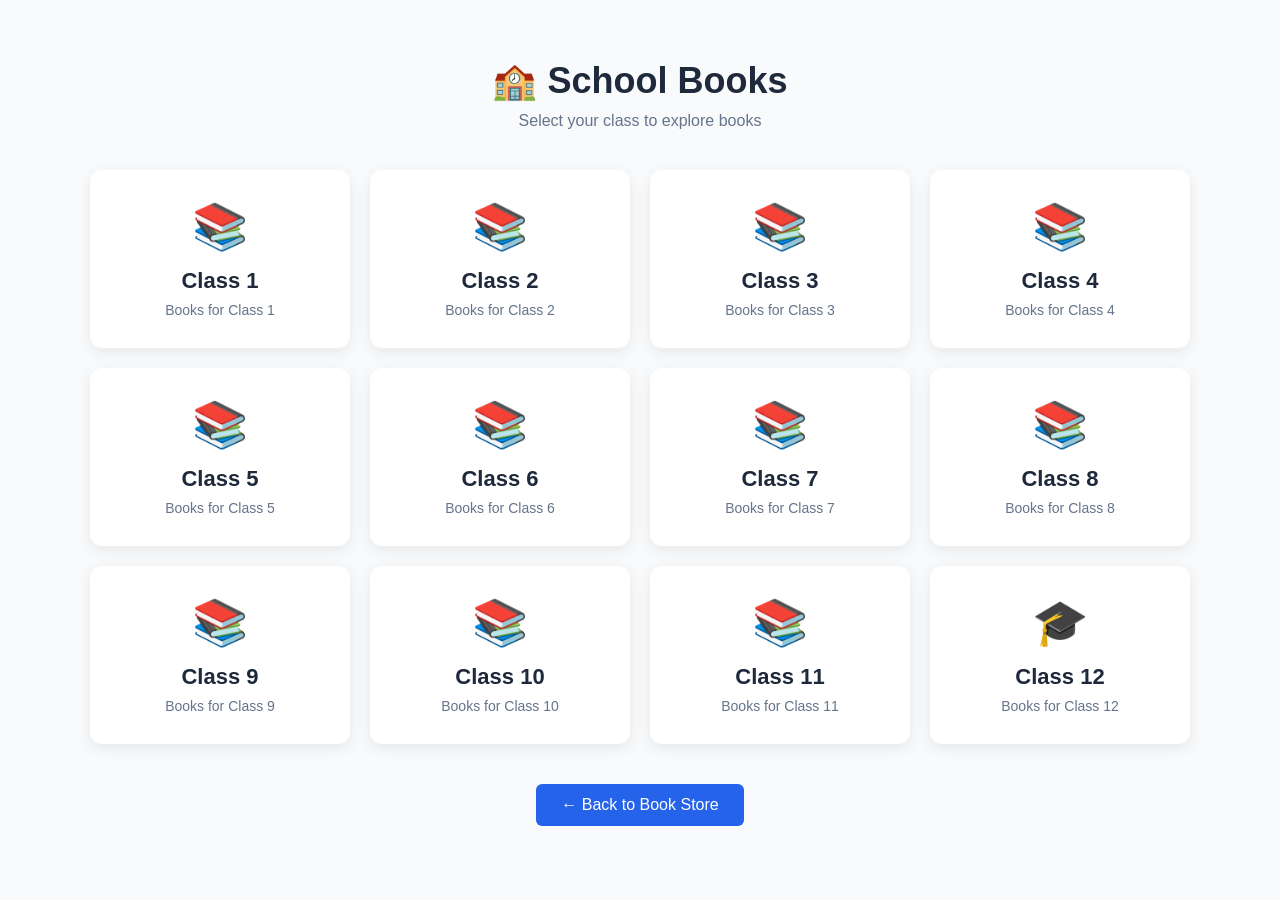
<file: story-books.html>
<!DOCTYPE html>
<html lang="en">
<head>
    <meta charset="UTF-8">
    <meta name="viewport" content="width=device-width, initial-scale=1.0">

    <title>School Books - Class 1 to 12</title>

    <link rel="stylesheet" href="style.css">

    <style>
        .school-page {
            padding: 60px 5%;
            background: #f8fafc;
            min-height: 100vh;
        }

        .school-title {
            text-align: center;
            font-size: 36px;
            color: #1e293b;
            margin-bottom: 10px;
        }

        .school-subtitle {
            text-align: center;
            color: #64748b;
            margin-bottom: 40px;
        }

        .class-grid {
            max-width: 1100px;
            margin: auto;
            display: grid;
            grid-template-columns: repeat(4, 1fr);
            gap: 20px;
        }

        .class-card {
            background: white;
            padding: 30px 15px;
            text-align: center;
            border-radius: 12px;
            text-decoration: none;
            color: #1e293b;
            box-shadow: 0 4px 15px rgba(0,0,0,0.08);
            transition: 0.3s;
        }

        .class-card:hover {
            transform: translateY(-7px);
            box-shadow: 0 8px 25px rgba(0,0,0,0.15);
        }

        .class-icon {
            font-size: 45px;
            margin-bottom: 15px;
        }

        .class-card h3 {
            margin-bottom: 8px;
            font-size: 22px;
        }

        .class-card p {
            color: #64748b;
            font-size: 14px;
        }

        .back-btn {
            display: block;
            width: fit-content;
            margin: 40px auto 0;
            padding: 12px 25px;
            background: #2563eb;
            color: white;
            text-decoration: none;
            border-radius: 6px;
        }

        .back-btn:hover {
            background: #1d4ed8;
        }

        @media (max-width: 800px) {
            .class-grid {
                grid-template-columns: repeat(2, 1fr);
            }
        }

        @media (max-width: 450px) {
            .class-grid {
                grid-template-columns: 1fr;
            }

            .school-title {
                font-size: 28px;
            }
        }
    </style>
</head>

<body>

    <section class="school-page">

        <h1 class="school-title">
            🏫 School Books
        </h1>

        <p class="school-subtitle">
            Select your class to explore books
        </p>


        <div class="class-grid">

            <a href="class1.html" class="class-card">
                <div class="class-icon">📚</div>
                <h3>Class 1</h3>
                <p>Books for Class 1</p>
            </a>

            <a href="class2.html" class="class-card">
                <div class="class-icon">📚</div>
                <h3>Class 2</h3>
                <p>Books for Class 2</p>
            </a>

            <a href="class3.html" class="class-card">
                <div class="class-icon">📚</div>
                <h3>Class 3</h3>
                <p>Books for Class 3</p>
            </a>

            <a href="class4.html" class="class-card">
                <div class="class-icon">📚</div>
                <h3>Class 4</h3>
                <p>Books for Class 4</p>
            </a>

            <a href="class5.html" class="class-card">
                <div class="class-icon">📚</div>
                <h3>Class 5</h3>
                <p>Books for Class 5</p>
            </a>

            <a href="class6.html" class="class-card">
                <div class="class-icon">📚</div>
                <h3>Class 6</h3>
                <p>Books for Class 6</p>
            </a>

            <a href="class7.html" class="class-card">
                <div class="class-icon">📚</div>
                <h3>Class 7</h3>
                <p>Books for Class 7</p>
            </a>

            <a href="class8.html" class="class-card">
                <div class="class-icon">📚</div>
                <h3>Class 8</h3>
                <p>Books for Class 8</p>
            </a>

            <a href="class9.html" class="class-card">
                <div class="class-icon">📚</div>
                <h3>Class 9</h3>
                <p>Books for Class 9</p>
            </a>

            <a href="class10.html" class="class-card">
                <div class="class-icon">📚</div>
                <h3>Class 10</h3>
                <p>Books for Class 10</p>
            </a>

            <a href="class11.html" class="class-card">
                <div class="class-icon">📚</div>
                <h3>Class 11</h3>
                <p>Books for Class 11</p>
            </a>

            <a href="class12.html" class="class-card">
                <div class="class-icon">🎓</div>
                <h3>Class 12</h3>
                <p>Books for Class 12</p>
            </a>

        </div>


        <a href="index.html" class="back-btn">
            ← Back to Book Store
        </a>

    </section>

</body>
</html>
</file>
<file: style.css>
* {
    margin: 0;
    padding: 0;
    box-sizing: border-box;
}

html {
    scroll-behavior: smooth;
}

body {
    font-family: Arial, sans-serif;
    background: #f5f6fa;
    color: #222;
}

/* Header */

header {
    width: 100%;
    background: #1e293b;
    color: white;
    display: flex;
    justify-content: space-between;
    align-items: center;
    padding: 18px 7%;
    position: sticky;
    top: 0;
    z-index: 1000;
}

.logo {
    font-size: 26px;
    font-weight: bold;
}

nav {
    display: flex;
    gap: 25px;
}

nav a {
    color: white;
    text-decoration: none;
    font-size: 16px;
}

nav a:hover {
    color: #38bdf8;
}

#cart-count {
    background: #ef4444;
    padding: 3px 7px;
    border-radius: 50%;
    font-size: 12px;
}

/* Hero */

.hero {
    min-height: 430px;
    display: flex;
    justify-content: center;
    align-items: center;
    text-align: center;
    background: linear-gradient(
        rgba(15, 23, 42, 0.8),
        rgba(15, 23, 42, 0.8)
    ),
    url("https://images.unsplash.com/photo-1495446815901-a7297e633e8d?auto=format&fit=crop&w=1600&q=80");

    background-size: cover;
    background-position: center;
    color: white;
}

.hero-content h1 {
    font-size: 52px;
    margin-bottom: 15px;
}

.hero-content p {
    font-size: 20px;
    margin-bottom: 30px;
}

.shop-btn {
    display: inline-block;
    background: #38bdf8;
    color: white;
    padding: 14px 30px;
    border-radius: 6px;
    text-decoration: none;
    font-weight: bold;
}

.shop-btn:hover {
    background: #0284c7;
}

/* Search */

.search-section {
    padding: 35px 7%;
    display: flex;
    gap: 20px;
    justify-content: center;
    background: white;
}

#searchInput,
#categoryFilter {
    padding: 14px;
    border: 1px solid #ccc;
    border-radius: 6px;
    font-size: 16px;
}

#searchInput {
    width: 450px;
}

#categoryFilter {
    width: 220px;
}

/* Books */

.books-section {
    padding: 50px 7%;
}

.books-section h2,
.cart-section h2 {
    text-align: center;
    font-size: 35px;
    margin-bottom: 8px;
}

.subtitle {
    text-align: center;
    color: #666;
    margin-bottom: 35px;
}

.book-container {
    display: grid;
    grid-template-columns: repeat(4, 1fr);
    gap: 25px;
}

.book-card {
    background: white;
    border-radius: 10px;
    overflow: hidden;
    box-shadow: 0 4px 15px rgba(0,0,0,0.1);
    transition: 0.3s;
}

.book-card:hover {
    transform: translateY(-7px);
    box-shadow: 0 8px 25px rgba(0,0,0,0.15);
}

.book-image {
    width: 100%;
    height: 230px;
    object-fit: cover;
}

.book-info {
    padding: 18px;
}

.book-info h3 {
    font-size: 19px;
    margin-bottom: 8px;
}

.author {
    color: #666;
    font-size: 14px;
    margin-bottom: 8px;
}

.category {
    display: inline-block;
    background: #e0f2fe;
    color: #0369a1;
    padding: 5px 9px;
    border-radius: 15px;
    font-size: 12px;
    margin-bottom: 12px;
}

.price {
    color: #16a34a;
    font-size: 20px;
    font-weight: bold;
    margin-bottom: 12px;
}

.add-btn {
    width: 100%;
    padding: 11px;
    border: none;
    background: #2563eb;
    color: white;
    border-radius: 5px;
    cursor: pointer;
    font-size: 15px;
}

.add-btn:hover {
    background: #1d4ed8;
}

/* Cart */

.cart-section {
    background: white;
    padding: 60px 7%;
}

#cart-container {
    max-width: 900px;
    margin: 30px auto;
}

.cart-item {
    display: flex;
    justify-content: space-between;
    align-items: center;
    padding: 18px;
    border-bottom: 1px solid #ddd;
    background: #f8fafc;
    margin-bottom: 10px;
    border-radius: 6px;
}

.cart-item h3 {
    margin-bottom: 5px;
}

.quantity button {
    padding: 5px 10px;
    border: none;
    cursor: pointer;
    background: #e2e8f0;
}

.remove-btn {
    background: #ef4444 !important;
    color: white;
    border-radius: 4px;
}

.cart-total {
    max-width: 900px;
    margin: auto;
    text-align: right;
}

.cart-total h3 {
    font-size: 25px;
    margin-bottom: 15px;
}

.cart-total button {
    padding: 13px 30px;
    background: #16a34a;
    color: white;
    border: none;
    border-radius: 5px;
    cursor: pointer;
    font-size: 16px;
}

/* Footer */

footer {
    background: #0f172a;
    color: white;
    text-align: center;
    padding: 40px 20px;
}

footer h3 {
    font-size: 25px;
    margin-bottom: 10px;
}

footer p {
    margin: 7px;
    color: #cbd5e1;
}

/* Responsive */

@media (max-width: 1000px) {
    .book-container {
        grid-template-columns: repeat(3, 1fr);
    }
}

@media (max-width: 750px) {

    header {
        flex-direction: column;
        gap: 15px;
    }

    nav {
        gap: 12px;
        flex-wrap: wrap;
        justify-content: center;
    }

    .hero-content h1 {
        font-size: 38px;
    }

    .search-section {
        flex-direction: column;
        align-items: center;
    }

    #searchInput,
    #categoryFilter {
        width: 90%;
    }

    .book-container {
        grid-template-columns: repeat(2, 1fr);
    }

    .cart-item {
        flex-direction: column;
        gap: 12px;
        text-align: center;
    }
}

@media (max-width: 500px) {

    .book-container {
        grid-template-columns: 1fr;
    }

    .hero-content h1 {
        font-size: 30px;
    }
}

/* ==============================
   RESPONSIVE MOBILE MENU
============================== */

.menu-btn {
    display: none;
    background: none;
    border: none;
    color: white;
    font-size: 28px;
    cursor: pointer;
}

/* Tablet */

@media (max-width: 900px) {

    header {
        padding: 16px 5%;
    }

    .book-container {
        grid-template-columns: repeat(3, 1fr);
    }
}


/* Mobile */

@media (max-width: 700px) {

    header {
        position: sticky;
        top: 0;
        display: flex;
        flex-direction: row;
        justify-content: space-between;
        align-items: center;
    }

    .menu-btn {
        display: block;
    }

    nav {
        display: none;
        position: absolute;
        top: 70px;
        left: 0;
        width: 100%;
        background: #1e293b;
        flex-direction: column;
        gap: 0;
        padding: 10px 0;
    }

    nav.active {
        display: flex;
    }

    nav a {
        width: 100%;
        padding: 15px 25px;
        border-bottom: 1px solid rgba(255,255,255,0.1);
    }

    nav a:hover {
        background: #334155;
    }

    .hero {
        min-height: 350px;
        padding: 30px 20px;
    }

    .hero-content h1 {
        font-size: 32px;
    }

    .hero-content p {
        font-size: 16px;
    }

    .search-section {
        padding: 25px 15px;
    }

    #searchInput,
    #categoryFilter {
        width: 100%;
    }

    .book-container {
        grid-template-columns: repeat(2, 1fr);
        gap: 15px;
    }
}


/* Small Mobile */

@media (max-width: 480px) {

    .logo {
        font-size: 21px;
    }

    .book-container {
        grid-template-columns: 1fr;
    }

    .book-image {
        height: 300px;
    }

    .books-section {
        padding: 35px 15px;
    }

    .books-section h2,
    .cart-section h2 {
        font-size: 28px;
    }
}

/* ==========================================
   BOOK IMAGE + WISHLIST
========================================== */

.book-image-box {
    position: relative;
}

.wishlist-btn {
    position: absolute;
    top: 12px;
    right: 12px;

    width: 40px;
    height: 40px;

    border: none;
    border-radius: 50%;

    background: white;

    font-size: 22px;

    cursor: pointer;

    box-shadow: 0 3px 10px rgba(0,0,0,0.2);
}

.wishlist-btn:hover {
    transform: scale(1.1);
}


/* ==========================================
   DETAILS BUTTON
========================================== */

.details-btn {
    width: 100%;

    padding: 11px;

    margin-bottom: 8px;

    border: 1px solid #2563eb;

    background: white;

    color: #2563eb;

    border-radius: 5px;

    cursor: pointer;

    font-size: 15px;
}

.details-btn:hover {
    background: #2563eb;
    color: white;
}


/* ==========================================
   RATING
========================================== */

.rating {
    margin: 8px 0;
    font-size: 15px;
}


/* ==========================================
   BOOK DETAILS MODAL
========================================== */

.modal {
    display: none;

    position: fixed;

    z-index: 2000;

    left: 0;
    top: 0;

    width: 100%;
    height: 100%;

    background: rgba(0,0,0,0.7);

    padding: 30px;
}

.modal.show {
    display: flex;

    justify-content: center;
    align-items: center;
}

.modal-content {

    position: relative;

    width: 800px;
    max-width: 100%;

    background: white;

    border-radius: 12px;

    padding: 30px;

    display: flex;

    gap: 30px;

    animation: popup 0.3s ease;
}

.modal-content img {

    width: 280px;
    height: 380px;

    object-fit: cover;

    border-radius: 8px;
}

.modal-info {
    flex: 1;
}

.modal-info h2 {
    font-size: 28px;
    margin-bottom: 15px;
}

.modal-info h3 {
    color: #16a34a;
    font-size: 25px;
    margin: 15px 0;
}

.modal-info p {
    color: #555;
    margin: 10px 0;
}

.close-modal {

    position: absolute;

    top: 10px;
    right: 18px;

    font-size: 35px;

    cursor: pointer;

    color: #333;
}

.close-modal:hover {
    color: red;
}


/* Popup animation */

@keyframes popup {

    from {
        transform: scale(0.8);
        opacity: 0;
    }

    to {
        transform: scale(1);
        opacity: 1;
    }

}


/* ==========================================
   MODAL MOBILE
========================================== */

@media (max-width: 700px) {

    .modal {
        padding: 15px;
    }

    .modal-content {

        max-height: 90vh;

        overflow-y: auto;

        flex-direction: column;

        align-items: center;

        text-align: center;

        padding: 25px 20px;
    }

    .modal-content img {

        width: 200px;
        height: 270px;
    }

    .modal-info {
        width: 100%;
    }

    .modal-info h2 {
        font-size: 23px;
    }

}

/* =================================
   BOOK CATEGORIES
================================= */

.categories-section {
    padding: 60px 5%;
    background: #f8fafc;
}

.section-title {
    text-align: center;
    font-size: 35px;
    margin-bottom: 10px;
    color: #1e293b;
}

.section-subtitle {
    text-align: center;
    color: #64748b;
    margin-bottom: 40px;
    font-size: 17px;
}

.category-grid {
    display: grid;
    grid-template-columns: repeat(3, 1fr);
    gap: 25px;
    max-width: 1100px;
    margin: auto;
}

.category-card {
    text-decoration: none;
    background: white;
    padding: 30px 20px;
    text-align: center;
    border-radius: 12px;
    box-shadow: 0 4px 15px rgba(0,0,0,0.08);
    transition: 0.3s;
    color: #1e293b;
}

.category-card:hover {
    transform: translateY(-7px);
    box-shadow: 0 8px 25px rgba(0,0,0,0.15);
}

.category-icon {
    font-size: 50px;
    margin-bottom: 15px;
}

.category-card h3 {
    font-size: 22px;
    margin-bottom: 10px;
}

.category-card p {
    color: #64748b;
    font-size: 14px;
}


/* Mobile */

@media (max-width: 700px) {

    .category-grid {
        grid-template-columns: 1fr 1fr;
        gap: 15px;
    }

    .category-card {
        padding: 25px 10px;
    }

    .category-icon {
        font-size: 40px;
    }

    .category-card h3 {
        font-size: 18px;
    }

}


/* Small Mobile */

@media (max-width: 450px) {

    .category-grid {
        grid-template-columns: 1fr;
    }

}
</file>
